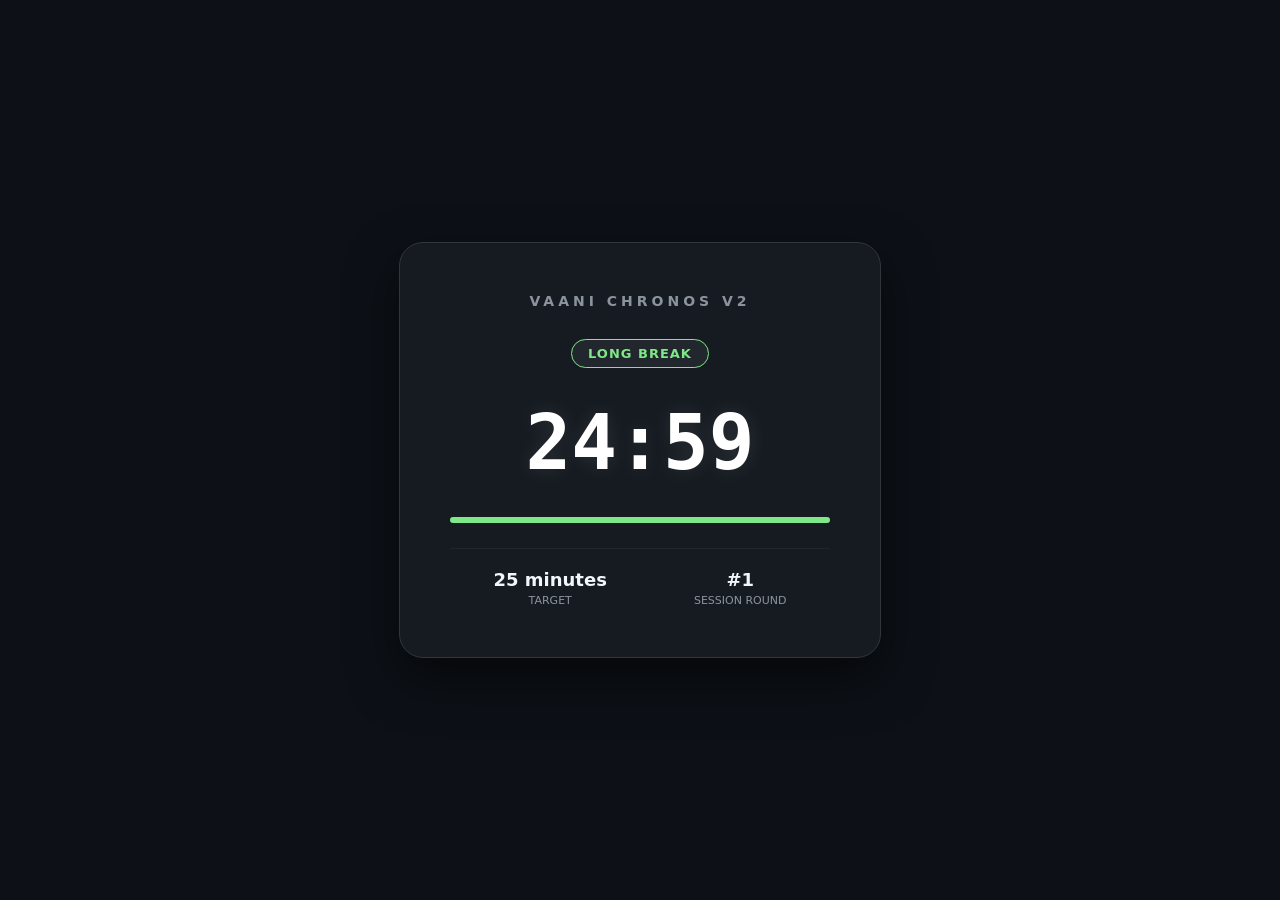
<file: backend/focus_timer.html>
<!DOCTYPE html>
        <html>
        <head>
            <title>Matrix Core Timer Dashboard</title>
            <style>
                body {
                    background: #0d1117;
                    color: #c9d1d9;
                    font-family: 'Segoe UI', system-ui, -apple-system, sans-serif;
                    display: flex;
                    align-items: center;
                    justify-content: center;
                    height: 100vh;
                    margin: 0;
                }
                .dashboard-container {
                    background: #161b22;
                    border: 1px solid #30363d;
                    border-radius: 24px;
                    padding: 50px;
                    text-align: center;
                    box-shadow: 0 20px 50px rgba(0,0,0,0.6);
                    width: 380px;
                }
                .logo-header {
                    font-size: 14px;
                    font-weight: 800;
                    letter-spacing: 4px;
                    color: #8b949e;
                    text-transform: uppercase;
                    margin-bottom: 30px;
                }
                .state-pill {
                    display: inline-block;
                    padding: 6px 16px;
                    border-radius: 20px;
                    font-size: 13px;
                    font-weight: 600;
                    letter-spacing: 1px;
                    background: rgba(255,255,255,0.05);
                    color: #7ee787;
                    border: 1px solid #7ee787;
                    text-transform: uppercase;
                    margin-bottom: 20px;
                }
                .clock-face {
                    font-size: 76px;
                    font-weight: 700;
                    font-family: monospace;
                    color: #ffffff;
                    margin: 10px 0 30px 0;
                    text-shadow: 0 0 20px rgba(255,255,255,0.1);
                }
                .meter-track {
                    background: #21262d;
                    border-radius: 10px;
                    width: 100%;
                    height: 6px;
                    overflow: hidden;
                    margin-bottom: 25px;
                }
                .meter-fill {
                    background: #7ee787;
                    width: 100%;
                    height: 100%;
                    transition: width 1s linear;
                }
                .analytics-row {
                    display: flex;
                    justify-content: space-around;
                    border-top: 1px solid #21262d;
                    padding-top: 20px;
                    margin-top: 10px;
                }
                .stat-box { text-align: center; }
                .stat-val { font-size: 18px; font-weight: bold; color: #f0f6fc; }
                .stat-lbl { font-size: 11px; color: #8b949e; text-transform: uppercase; margin-top: 4px; }
            </style>
        </head>
        <body>
            <div class="dashboard-container">
                <div class="logo-header">Vaani Chronos v2</div>
                <div class="state-pill" id="state-label">Long Break</div>
                <div class="clock-face" id="clock">00:00</div>
                
                <div class="meter-track">
                    <div class="meter-fill" id="meter"></div>
                </div>

                <div class="analytics-row">
                    <div class="stat-box">
                        <div class="stat-val" id="target-stat">25 minutes</div>
                        <div class="stat-lbl">Target</div>
                    </div>
                    <div class="stat-box">
                        <div class="stat-val" id="cycle-stat">#1</div>
                        <div class="stat-lbl">Session Round</div>
                    </div>
                </div>
            </div>

            <script>
                let timeRemaining = 1500;
                const totalDuration = 1500;
                let currentMode = "long_break";
                
                const clock = document.getElementById('clock');
                const meter = document.getElementById('meter');
                const stateLabel = document.getElementById('state-label');
                const targetStat = document.getElementById('target-stat');
                const cycleStat = document.getElementById('cycle-stat');
                
                let sessionCount = 1;

                function tick() {
                    let mins = Math.floor(timeRemaining / 60);
                    let secs = timeRemaining % 60;
                    clock.textContent = (mins < 10 ? '0' : '') + mins + ':' + (secs < 10 ? '0' : '') + secs;
                    
                    let ratio = (timeRemaining / totalDuration) * 100;
                    meter.style.width = ratio + '%';

                    if (timeRemaining <= 0) {
                        // Execute Audio Matrix Alert
                        let audio = new Audio("https://actions.google.com/sounds/v1/alarms/digital_watch_alarm_long.ogg");
                        audio.play();
                        
                        // Automated Pomodoro State Transition Tree Logic
                        if (currentMode === "work") {
                            // Shift to break cycles automatically
                            sessionCount++;
                            currentMode = "short_break";
                            stateLabel.textContent = "Short Break";
                            stateLabel.style.color = "#58a6ff";
                            stateLabel.style.borderColor = "#58a6ff";
                            meter.style.background = "#58a6ff";
                            timeRemaining = 5 * 60; // 5 min default short rest loop
                            targetStat.textContent = "5 Min";
                            cycleStat.textContent = "#" + sessionCount;
                        } else {
                            // Recycle directly back to work matrix block
                            currentMode = "work";
                            stateLabel.textContent = "Focus Session";
                            stateLabel.style.color = "#f0883e";
                            stateLabel.style.borderColor = "#f0883e";
                            meter.style.background = "#f0883e";
                            timeRemaining = 25 * 60; // Recycles right back into optimal 25m loop
                            targetStat.textContent = "25 Min";
                        }
                        // Reset the baseline dynamic ceiling marker parameter
                        return;
                    }
                    timeRemaining--;
                }

                setInterval(tick, 1000);
                tick();
            </script>
        </body>
        </html>
</file>
